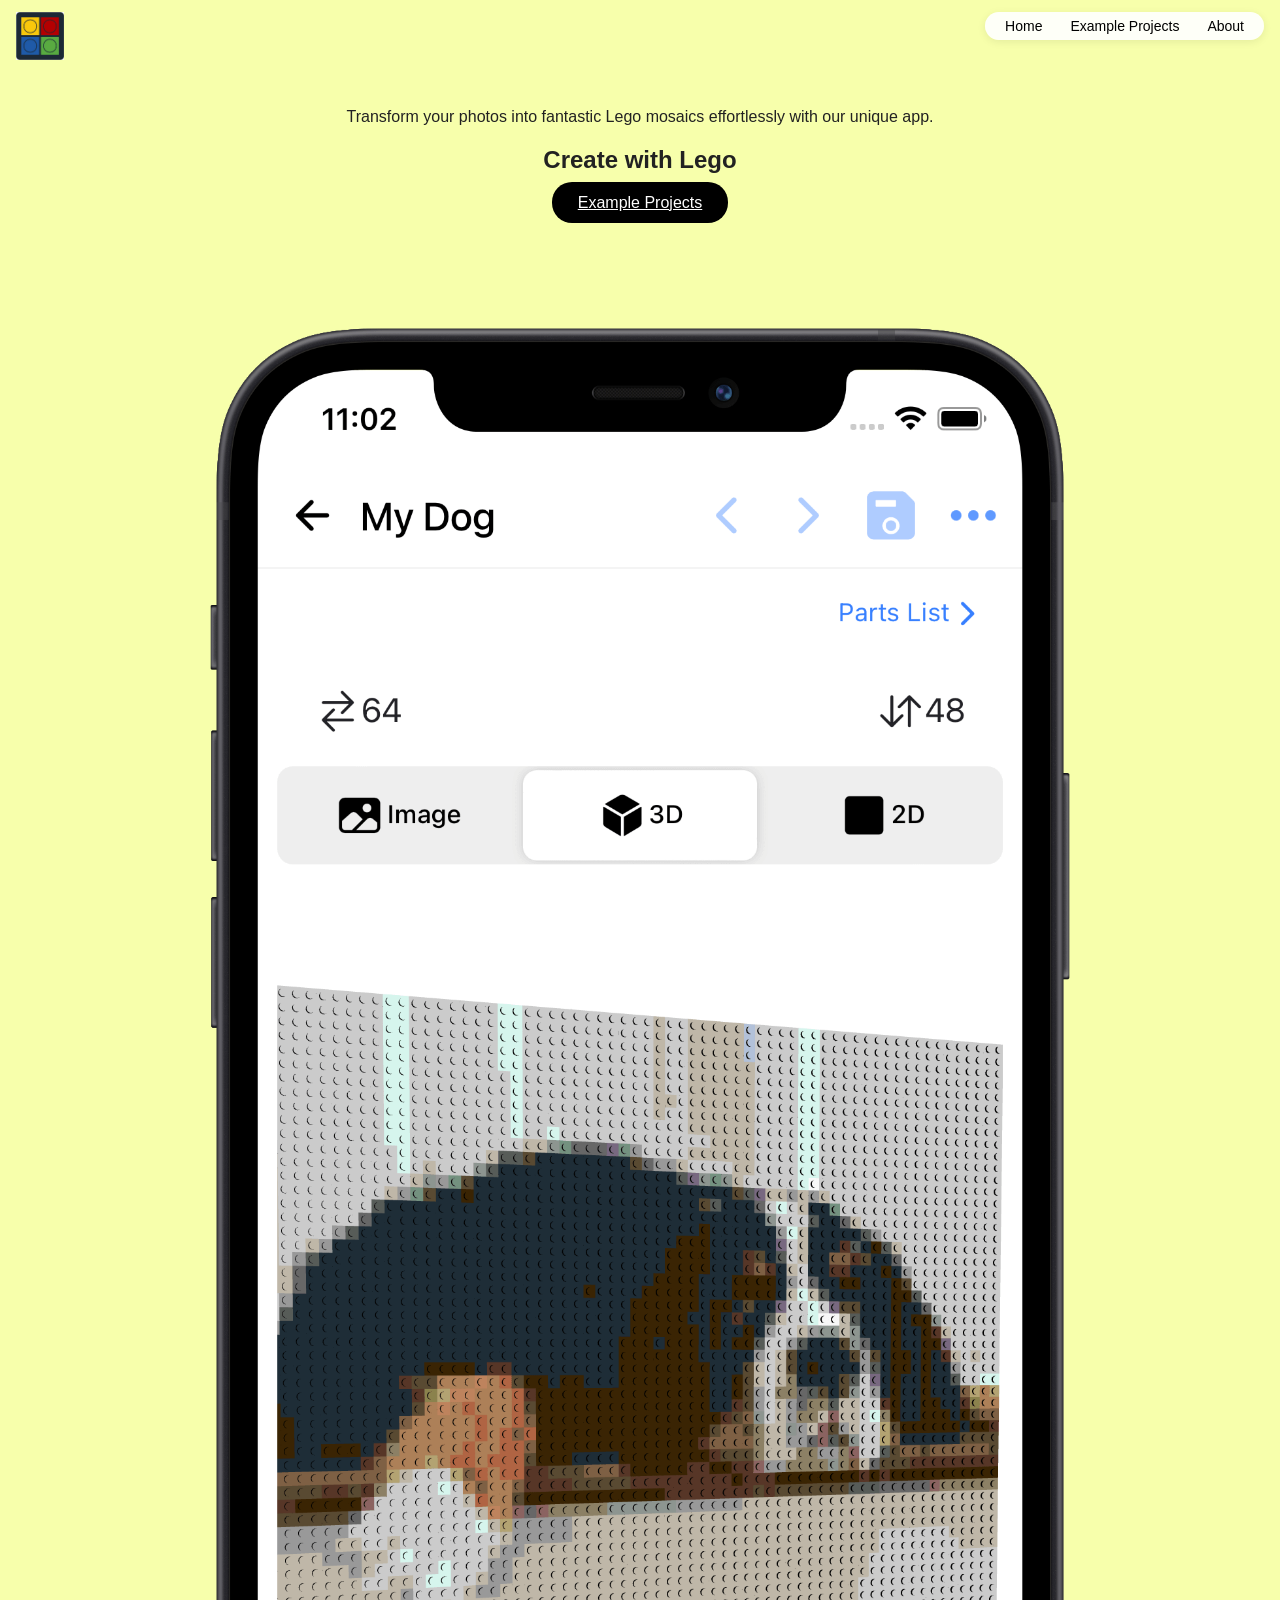
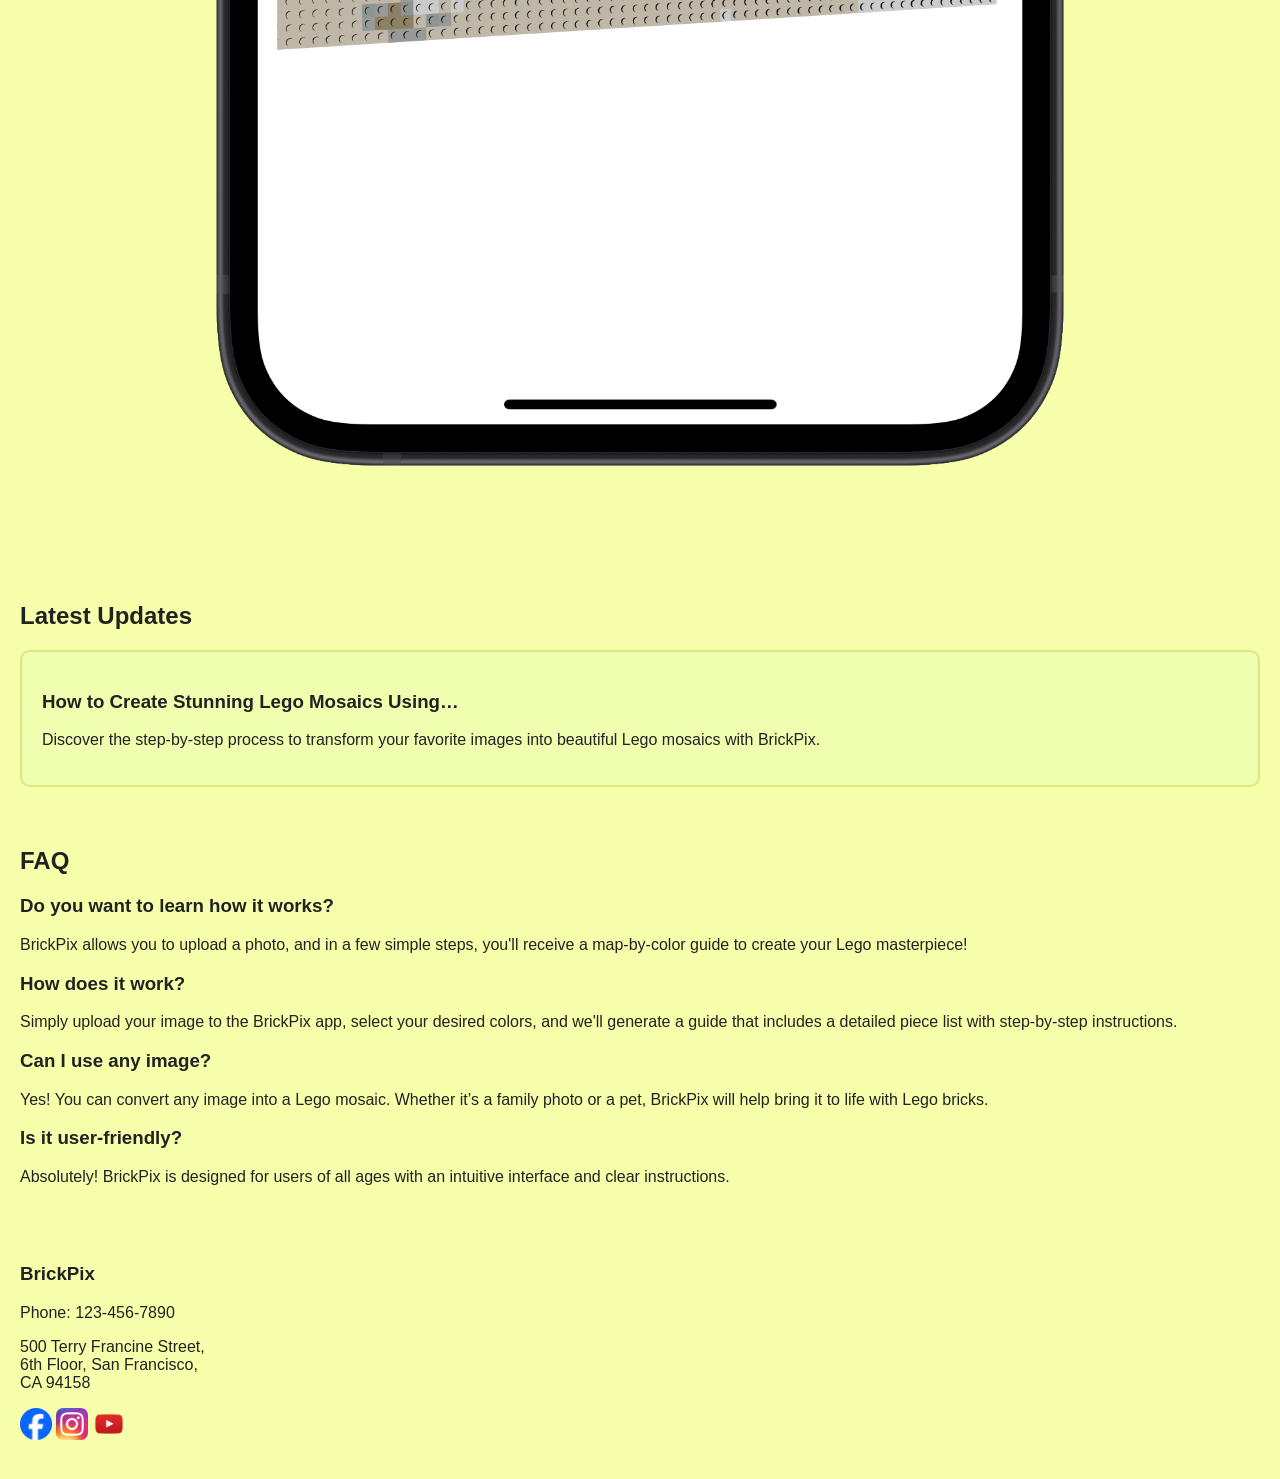
<file: index.html>
<!DOCTYPE html>
<html lang="en">

<head>
    <meta charset="UTF-8">
    <meta name="viewport" content="width=device-width, initial-scale=1.0">
    <title>BrickPix</title>
    <link rel="stylesheet" href="css/styles.css">

    <!-- header -->
    <header class="header">
        <div class="logo">
            <img src="images/logo.jpg" alt="BrickPix Logo">
        </div>
    </header>

</head>

<body>
    <!-- nav -->
    <nav class="site-nav" aria-label="Main navigation">
        <ul>
            <li><a href="index.html">Home</a></li>
            <li><a href="example-projects.html">Example Projects</a></li>
            <li><a href="about.html">About</a></li>
        </ul>
    </nav>
    <!-- hero section -->
    <section class="hero">
        <p class="subtitle">Transform your photos into fantastic Lego mosaics effortlessly with our unique app.</p>
        <h1>Create with Lego</h1>
        <a class="cta-btn" href="example-projects.html">Example Projects</a>
    </section>

    <!-- start image section -->
    <section class="start-image">
        <img src="images/brickpix-example.png" alt="BrickPix App Start">
    </section>

    <!-- latest updates section -->
    <section class="updates">
        <h2>Latest Updates</h2>

        <div class="update-card">
            <div class="card-content">
                <h3>How to Create Stunning Lego Mosaics Using…</h3>
                <p>Discover the step-by-step process to transform your favorite images into beautiful Lego mosaics with
                    BrickPix.</p>
            </div>
        </div>
    </section>

    <!-- faq -->
    <section class="faq">
        <h2>FAQ</h2>

        <div class="faq-item">
            <h3>Do you want to learn how it works?</h3>
            <p>BrickPix allows you to upload a photo, and in a few simple steps, you'll receive a map-by-color guide to
                create your Lego masterpiece!</p>
        </div>

        <div class="faq-item">
            <h3>How does it work?</h3>
            <p>Simply upload your image to the BrickPix app, select your desired colors, and we'll generate a guide that
                includes a detailed piece list with step-by-step instructions.</p>
        </div>

        <div class="faq-item">
            <h3>Can I use any image?</h3>
            <p>Yes! You can convert any image into a Lego mosaic. Whether it’s a family photo or a pet, BrickPix will
                help bring it to life with Lego bricks.</p>
        </div>

        <div class="faq-item">
            <h3>Is it user-friendly?</h3>
            <p>Absolutely! BrickPix is designed for users of all ages with an intuitive interface and clear
                instructions.</p>
        </div>
    </section>

</body>
<!-- footer -->
<footer class="footer">
    <h3>BrickPix</h3>
    <p>Phone: 123-456-7890</p>
    <p>500 Terry Francine Street,<br>6th Floor, San Francisco,<br>CA 94158</p>
    <div class="social-media">
        <!-- Links to each social media -->
        <a href="https://www.facebook.com/brickpixapp" target="_blank" rel="noopener" aria-label="Facebook"
            class="social-icon facebook-icon"></a>
        <a href="https://www.instagram.com/brickpixapp" target="_blank" rel="noopener" aria-label="Instagram"
            class="social-icon instagram-icon"></a>
        <a href="https://www.youtube.com/channel/UCyL6rM4bkjbkllDeZW1qzYA" target="_blank" rel="noopener"
            aria-label="YouTube" class="social-icon youtube-icon"></a>
    </div>
</footer>

</html>
</file>
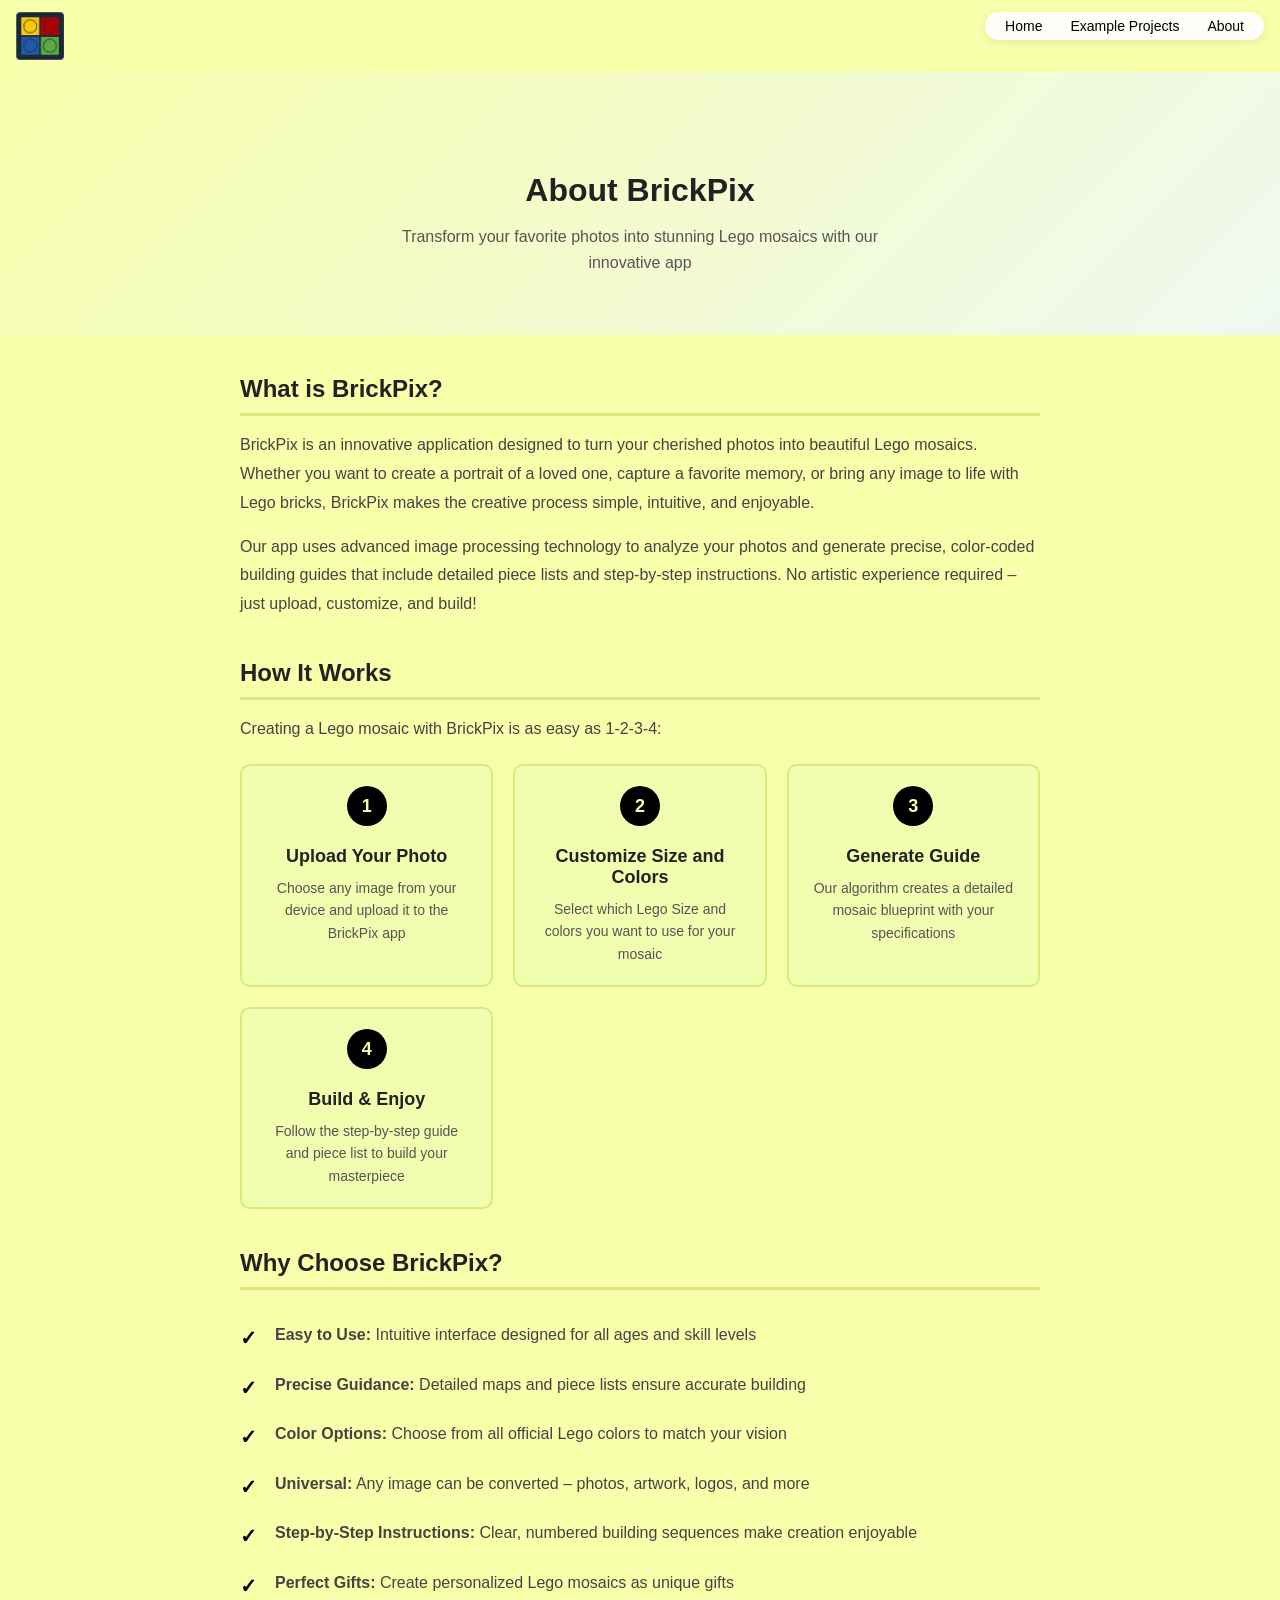
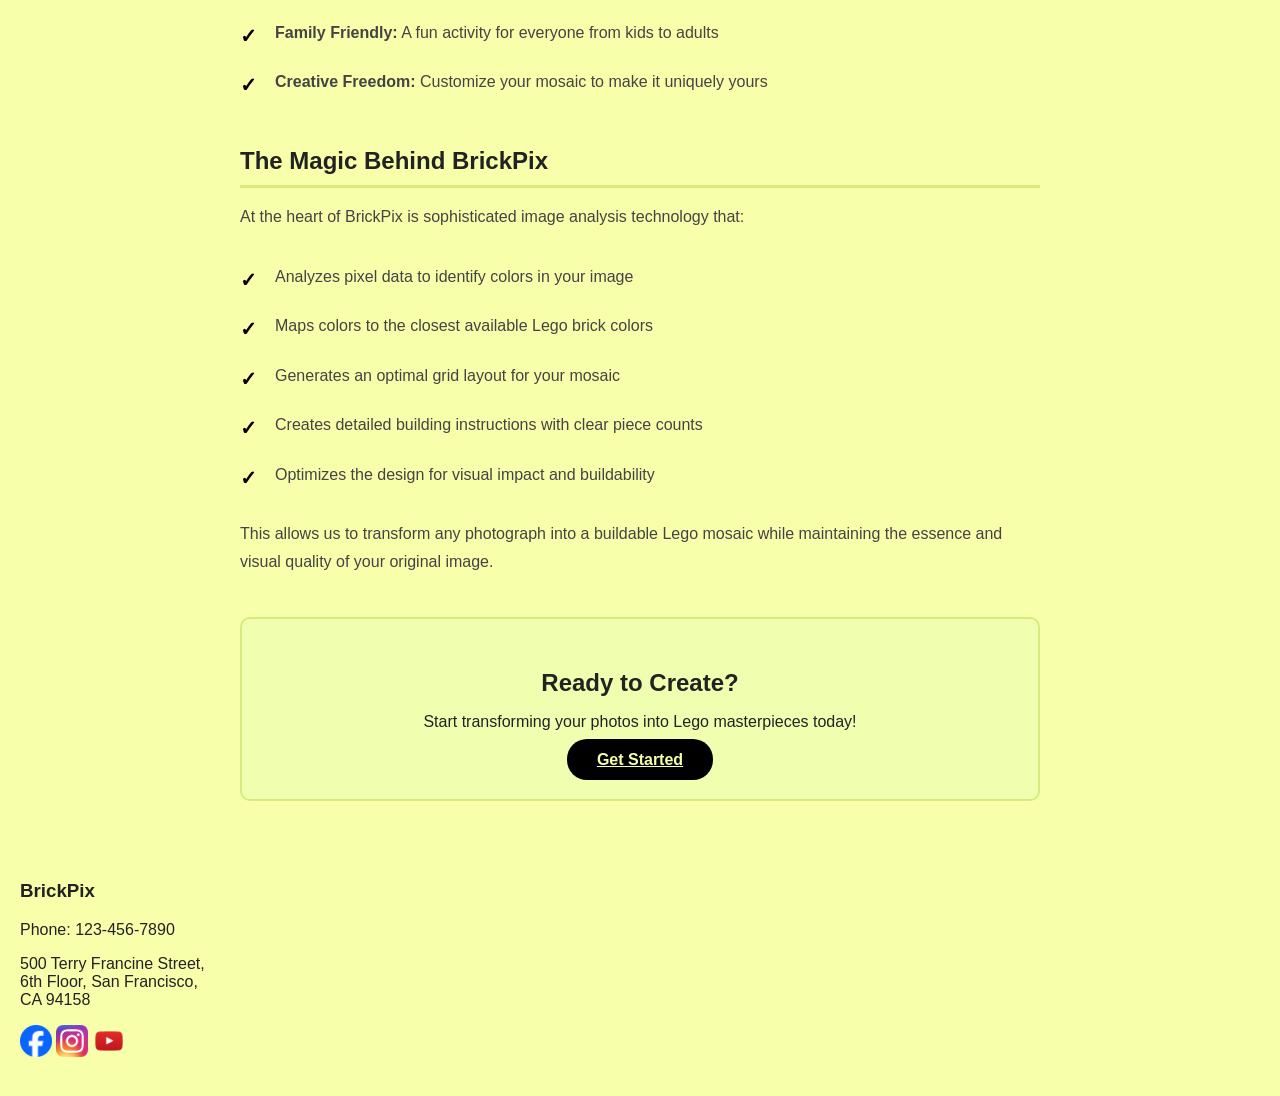
<file: about.html>
<!DOCTYPE html>
<html lang="en">

<head>
    <meta charset="UTF-8">
    <meta name="viewport" content="width=device-width, initial-scale=1.0">
    <title>About - BrickPix</title>
    <link rel="stylesheet" href="css/styles.css">

    <!-- Header with logo -->
    <header class="header">
        <div class="logo">
            <a href="index.html"><img src="images/logo.jpg" alt="BrickPix Logo"></a>
        </div>
    </header>

</head>

<body>
    <!-- Nav bar -->
    <nav class="site-nav" aria-label="Main navigation">
        <ul>
            <li><a href="index.html">Home</a></li>
            <li><a href="example-projects.html">Example Projects</a></li>
            <li><a href="about.html">About</a></li>
        </ul>
    </nav>

    <!-- about hero -->
    <section class="about-hero">
        <h1>About BrickPix</h1>
        <p>Transform your favorite photos into stunning Lego mosaics with our innovative app</p>
    </section>

    <!-- about content -->
    <main class="about-container about-content">

        <!-- What is BrickPix Section -->
        <section class="about-section">
            <h2>What is BrickPix?</h2>
            <p>
                BrickPix is an innovative application designed to turn your cherished photos into beautiful Lego
                mosaics.
                Whether you want to create a portrait of a loved one, capture a favorite memory, or bring any image to
                life
                with Lego bricks, BrickPix makes the creative process simple, intuitive, and enjoyable.
            </p>
            <p>
                Our app uses advanced image processing technology to analyze your photos and generate precise,
                color-coded
                building guides that include detailed piece lists and step-by-step instructions. No artistic experience
                required –
                just upload, customize, and build!
            </p>
        </section>

        <!-- How It Works Section -->
        <section class="about-section">
            <h2>How It Works</h2>
            <p>Creating a Lego mosaic with BrickPix is as easy as 1-2-3-4:</p>

            <div class="steps-container">
                <div class="step">
                    <div class="step-number">1</div>
                    <h3>Upload Your Photo</h3>
                    <p>Choose any image from your device and upload it to the BrickPix app</p>
                </div>

                <div class="step">
                    <div class="step-number">2</div>
                    <h3>Customize Size and Colors</h3>
                    <p>Select which Lego Size and colors you want to use for your mosaic</p>
                </div>

                <div class="step">
                    <div class="step-number">3</div>
                    <h3>Generate Guide</h3>
                    <p>Our algorithm creates a detailed mosaic blueprint with your specifications</p>
                </div>

                <div class="step">
                    <div class="step-number">4</div>
                    <h3>Build & Enjoy</h3>
                    <p>Follow the step-by-step guide and piece list to build your masterpiece</p>
                </div>
            </div>
        </section>

        <!-- Why Choose BrickPix? Section -->
        <section class="about-section">
            <h2>Why Choose BrickPix?</h2>
            <ul class="features-list">
                <li><strong>Easy to Use:</strong> Intuitive interface designed for all ages and skill levels</li>
                <li><strong>Precise Guidance:</strong> Detailed maps and piece lists ensure accurate building</li>
                <li><strong>Color Options:</strong> Choose from all official Lego colors to match your vision</li>
                <li><strong>Universal:</strong> Any image can be converted – photos, artwork, logos, and more</li>
                <li><strong>Step-by-Step Instructions:</strong> Clear, numbered building sequences make creation
                    enjoyable</li>
                <li><strong>Perfect Gifts:</strong> Create personalized Lego mosaics as unique gifts</li>
                <li><strong>Family Friendly:</strong> A fun activity for everyone from kids to adults</li>
                <li><strong>Creative Freedom:</strong> Customize your mosaic to make it uniquely yours</li>
            </ul>
        </section>

        <!-- The Magic Behind BrickPix Section -->
        <section class="about-section">
            <h2>The Magic Behind BrickPix</h2>
            <p>
                At the heart of BrickPix is sophisticated image analysis technology that:
            </p>
            <ul class="features-list">
                <li>Analyzes pixel data to identify colors in your image</li>
                <li>Maps colors to the closest available Lego brick colors</li>
                <li>Generates an optimal grid layout for your mosaic</li>
                <li>Creates detailed building instructions with clear piece counts</li>
                <li>Optimizes the design for visual impact and buildability</li>
            </ul>
            <p>
                This allows us to transform any photograph into a buildable Lego mosaic while maintaining the essence
                and visual quality of your original image.
            </p>
        </section>

        <!-- cta Section -->
        <section class="cta-section">
            <h2>Ready to Create?</h2>
            <p>Start transforming your photos into Lego masterpieces today!</p>
            <a href="index.html" class="cta-btn-about">Get Started</a>
        </section>

    </main>

</body>
<!-- FOOTER -->
<footer class="footer">
    <h3>BrickPix</h3>
    <p>Phone: 123-456-7890</p>
    <p>500 Terry Francine Street,<br>6th Floor, San Francisco,<br>CA 94158</p>
    <div class="social-media">
        <!-- Links to each social media -->
        <a href="https://www.facebook.com/brickpixapp" target="_blank" rel="noopener" aria-label="Facebook"
            class="social-icon facebook-icon"></a>
        <a href="https://www.instagram.com/brickpixapp" target="_blank" rel="noopener" aria-label="Instagram"
            class="social-icon instagram-icon"></a>
        <a href="https://www.youtube.com/channel/UCyL6rM4bkjbkllDeZW1qzYA" target="_blank" rel="noopener"
            aria-label="YouTube" class="social-icon youtube-icon"></a>
    </div>
</footer>

</html>
</file>
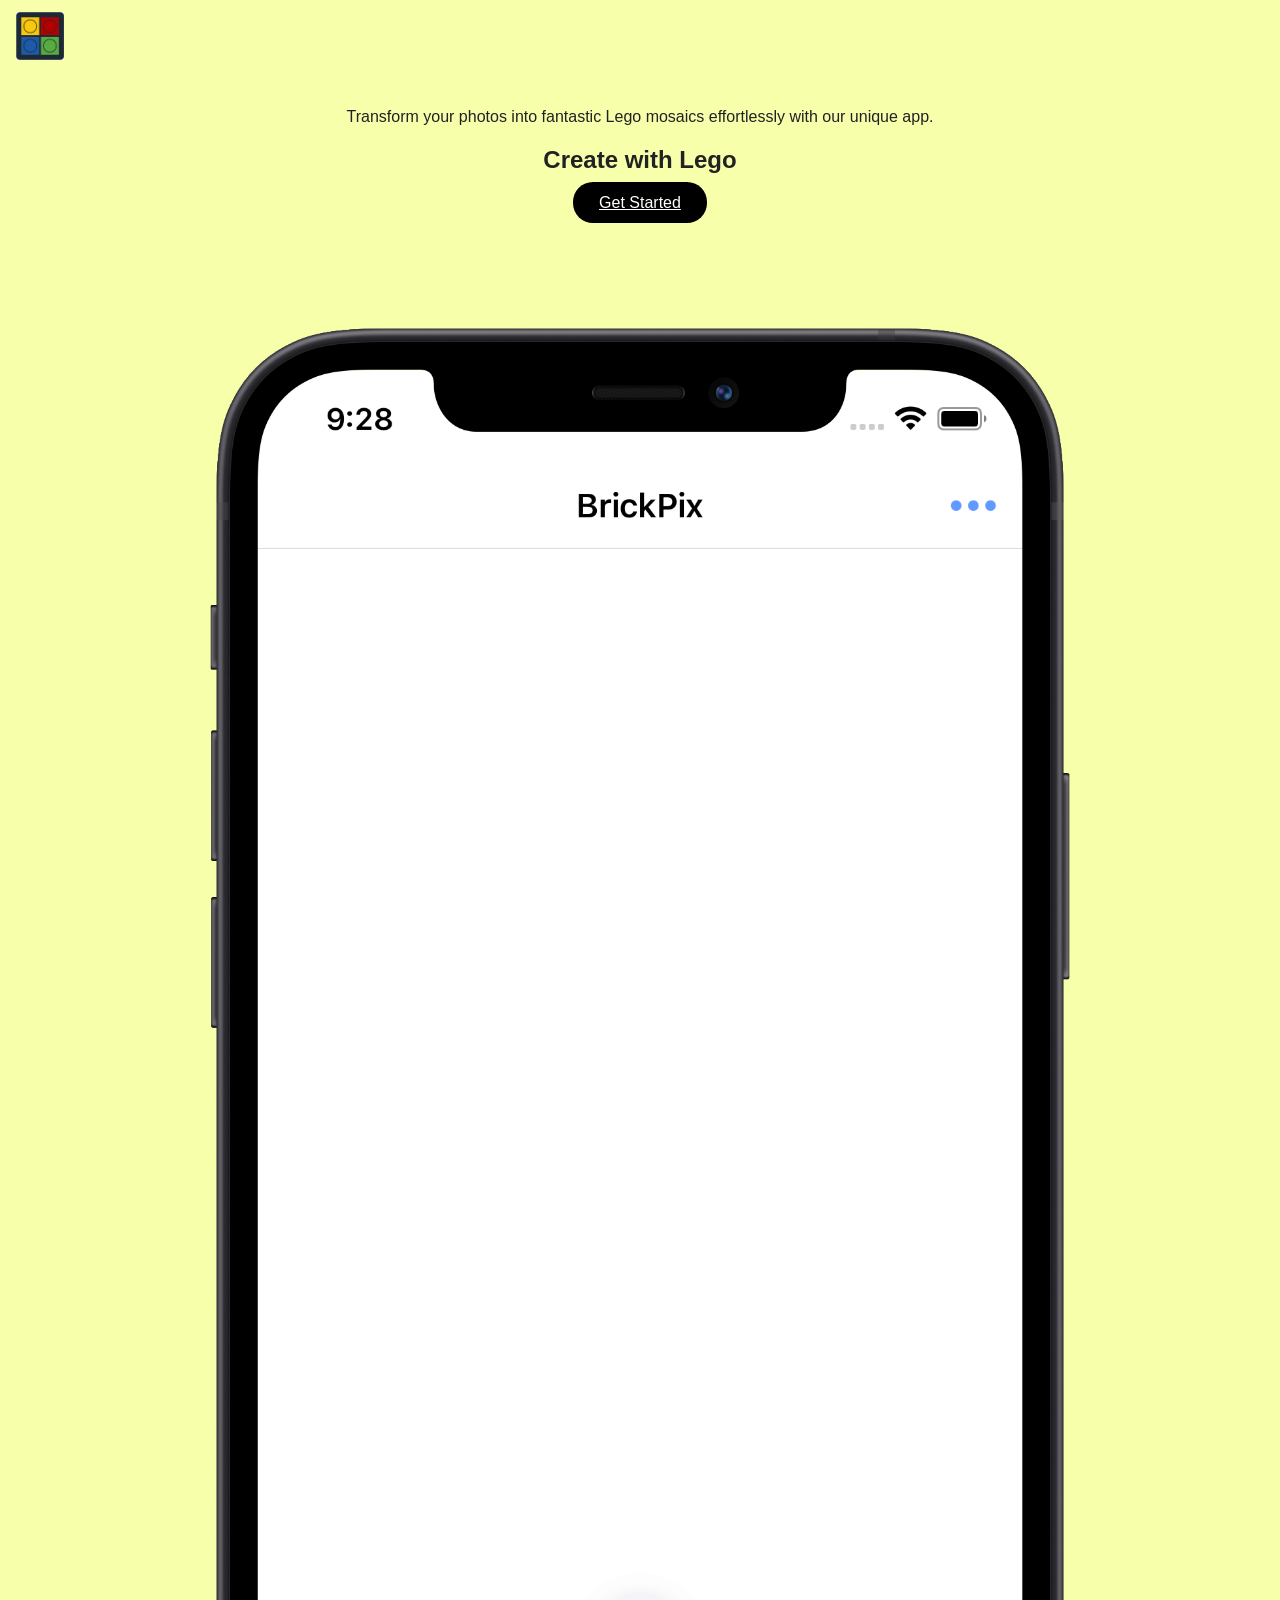
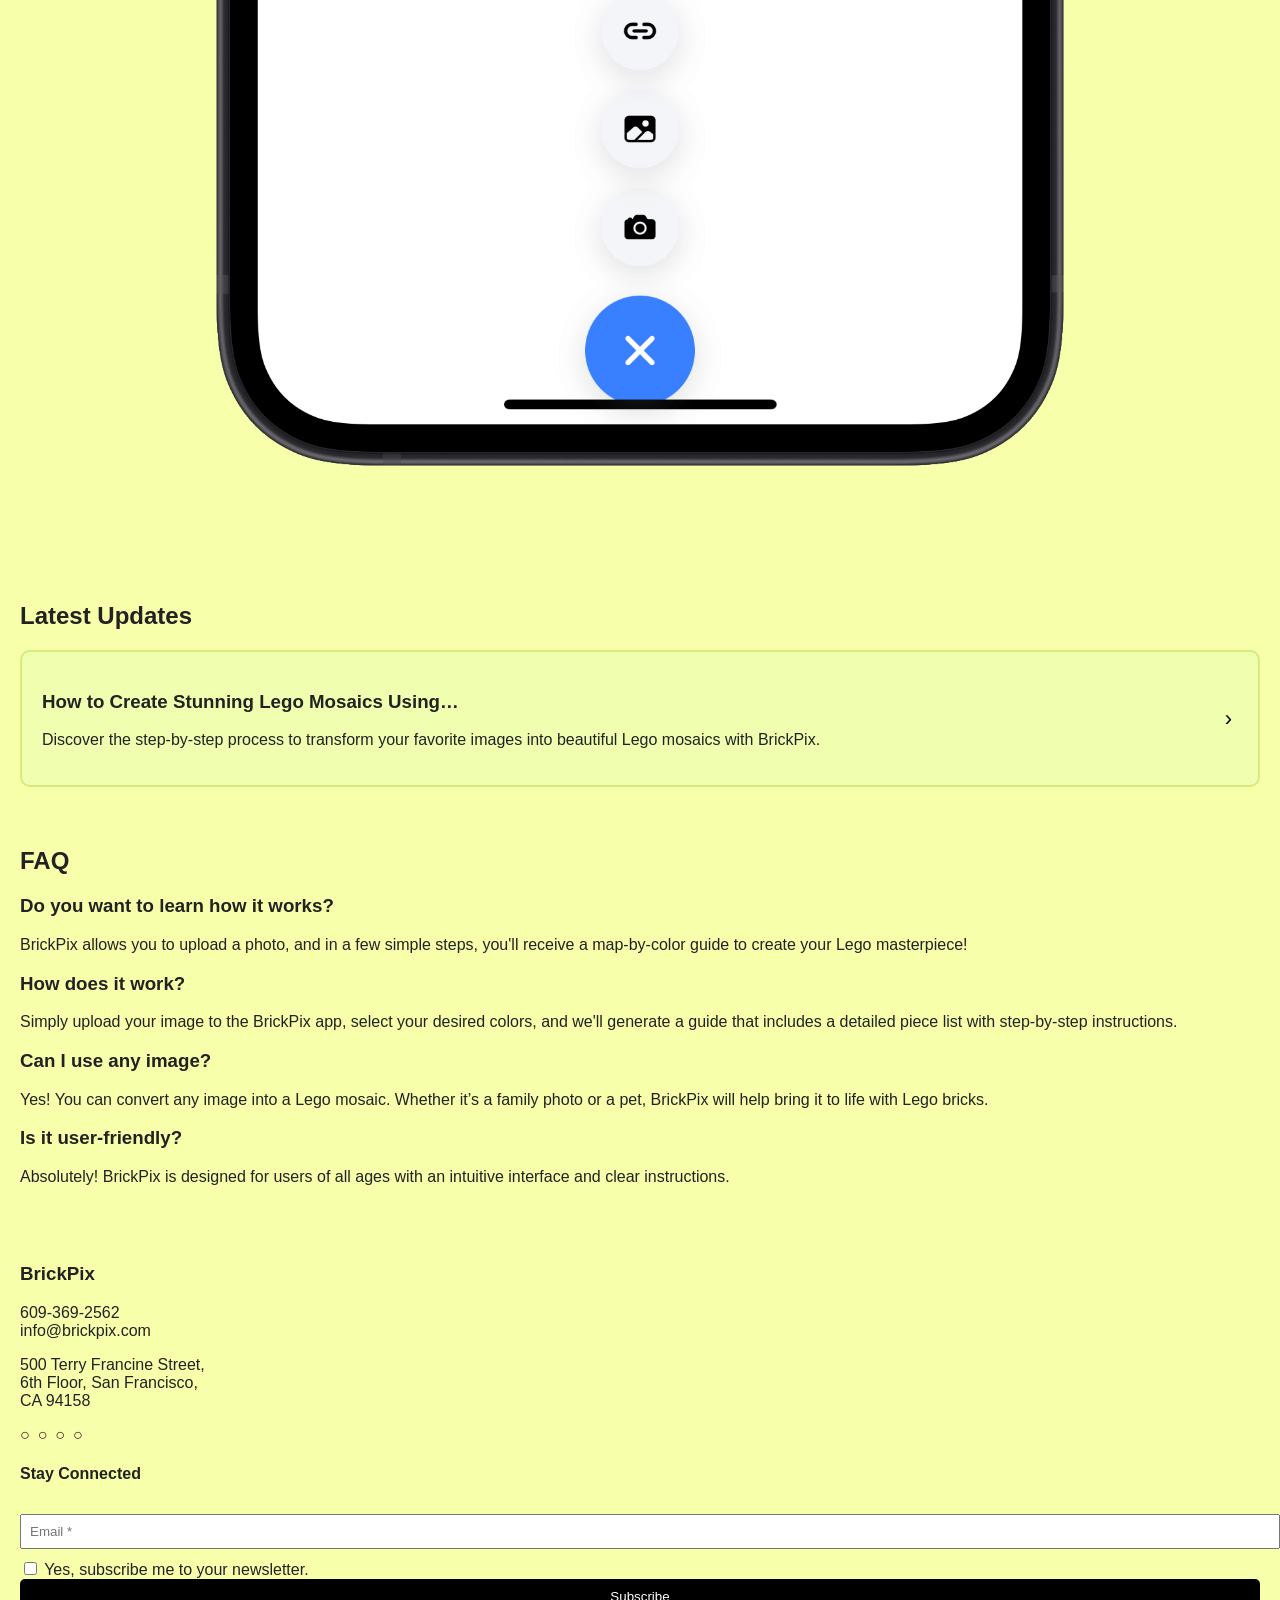
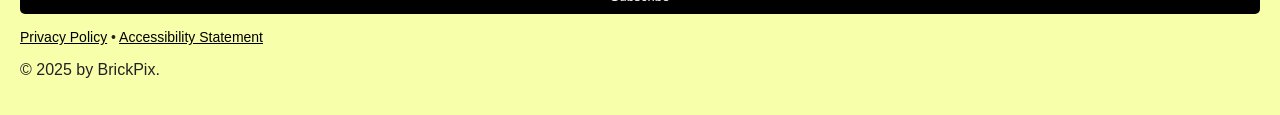
<file: Final 1.html>
<!DOCTYPE html>
<html lang="en">
<head>
    <meta charset="UTF-8">
    <meta name="viewport" content="width=device-width, initial-scale=1.0">
    <title>BrickPix</title>
    <link rel="stylesheet" href="Final BrickPix CSS.css">
</head>

<body>

<!-- HEADER -->
<header class="header">
    <div class="logo">
    <img src="logo.jpg" alt="BrickPix Logo">
    </div>
</header>

<!-- HERO SECTION -->
<section class="hero">
    <p class="subtitle">Transform your photos into fantastic Lego mosaics effortlessly with our unique app.</p>
    <h1>Create with Lego</h1>
    <a class="cta-btn" href="example-projects.html">Get Started</a>
</section>

<!-- START IMAGE SECTION -->
<section class="start-image">
    <img src="Brickpix start1.png" alt="BrickPix App Start">
</section>

<!-- LATEST UPDATES SECTION -->
<section class="updates">
    <h2>Latest Updates</h2>

    <div class="update-card">
        <div class="card-content">
            <h3>How to Create Stunning Lego Mosaics Using…</h3>
            <p>Discover the step-by-step process to transform your favorite images into beautiful Lego mosaics with BrickPix.</p>
        </div>
        <button class="card-arrow">›</button>
    </div>
</section>

<!-- FAQ -->
<section class="faq">
    <h2>FAQ</h2>
    
    <div class="faq-item">
        <h3>Do you want to learn how it works?</h3>
        <p>BrickPix allows you to upload a photo, and in a few simple steps, you'll receive a map-by-color guide to create your Lego masterpiece!</p>
    </div>

    <div class="faq-item">
        <h3>How does it work?</h3>
        <p>Simply upload your image to the BrickPix app, select your desired colors, and we'll generate a guide that includes a detailed piece list with step-by-step instructions.</p>
    </div>

    <div class="faq-item">
        <h3>Can I use any image?</h3>
        <p>Yes! You can convert any image into a Lego mosaic. Whether it’s a family photo or a pet, BrickPix will help bring it to life with Lego bricks.</p>
    </div>

    <div class="faq-item">
        <h3>Is it user-friendly?</h3>
        <p>Absolutely! BrickPix is designed for users of all ages with an intuitive interface and clear instructions.</p>
    </div>
</section>

<!-- FOOTER -->
<footer class="footer">
    <h3>BrickPix</h3>

    <p>609-369-2562<br>info@brickpix.com</p>

    <p>500 Terry Francine Street,<br>6th Floor, San Francisco,<br>CA 94158</p>

    <div class="social-icons">
        <span>○</span><span>○</span><span>○</span><span>○</span>
    </div>

    <div class="newsletter">
        <h4>Stay Connected</h4>
        <input type="email" placeholder="Email *">
        <label>
            <input type="checkbox"> Yes, subscribe me to your newsletter.
        </label>
        <button class="subscribe-btn">Subscribe</button>
    </div>

    <div class="footer-links">
        <a href="#">Privacy Policy</a> • 
        <a href="#">Accessibility Statement</a>
    </div>

    <p class="copyright">© 2025 by BrickPix.</p>
</footer>

</body>
</html>


<!--Side note I did not use AI for this project. I started writing the pages on a different ide (Intellij) and copied the code to the current reposetory
I did however use AI to help with certain things such as try out adding different menu items I since removed them since it ocovered material that is yet to be covered-->
</file>
<file: css/styles.css>
body {
    margin: 0;
    font-family: Arial, sans-serif;
    background: #f7ffab;
    color: #222;
}

/* HEADER */
.header {
    justify-content: space-between;
    align-items: center;
    padding: 12px 16px;
    background: #f7ffab;
    position: relative;
}

/* LOGO */
.logo img {
    height: 48px;
    width: auto;
    display: block;
}

/* PREVIEW */
.hero {
    text-align: center;
    padding: 20px 15px;
}

/* START IMAGE SECTION */
.start-image {
    text-align: center;
    padding: 20px 15px;
    background: #f7ffab;
}

.start-image img {
    max-width: 80%;
    height: auto;
    display: block;
    margin: 0 auto;
    border-radius: 10px;
}

.subtitle {
    margin-bottom: 10px;
}

.cta-btn {
    background: black;
    color: white;
    border: none;
    padding: 12px 26px;
    border-radius: 20px;
    cursor: pointer;
}

/* UPDATES */
.updates {
    padding: 20px;
}

.update-card {
    background: #f0ffaf;
    border: 2px solid #d7ea7b;
    padding: 20px;
    justify-content: space-between;
    border-radius: 10px;
}

.card-arrow {
    background: none;
    border: none;
    font-size: 22px;
}

/* FAQ */
.faq {
    padding: 20px;
}

.faq-item {
    margin-bottom: 18px;
}

/* FOOTER */
.footer {
    padding: 20px;
    background: #f7ffab;
}

.subscribe-btn {
    background: black;
    color: white;
    border: none;
    width: 100%;
    padding: 10px;
    border-radius: 5px;
}

.footer-links {
    margin: 15px 0;
    font-size: 14px;
}

.footer-links a {
    color: #000;
}

.about-container {
    max-width: 800px;
    margin: 0 auto;
}

.about-hero {
    text-align: center;
    padding: 100px 20px 40px;
    background: linear-gradient(135deg, #f7ffab 0%, #eff8f0 100%);
}

.about-hero h1 {
    font-size: 32px;
    margin: 0 0 15px 0;
    color: #222;
}

.about-hero p {
    font-size: 16px;
    color: #555;
    max-width: 500px;
    margin: 0 auto 20px;
    line-height: 1.6;
}

.about-content {
    padding: 40px 20px;
}

.about-section {
    margin-bottom: 40px;
}

.about-section h2 {
    font-size: 24px;
    margin: 0 0 15px 0;
    color: #222;
    border-bottom: 3px solid #d7ea7b;
    padding-bottom: 10px;
}

.about-section p {
    font-size: 16px;
    line-height: 1.8;
    color: #444;
    margin: 0 0 15px 0;
}

.steps-container {
    display: grid;
    grid-template-columns: repeat(auto-fit, minmax(200px, 1fr));
    gap: 20px;
    margin: 20px 0;
}

.step {
    background: #f0ffaf;
    border: 2px solid #d7ea7b;
    border-radius: 10px;
    padding: 20px;
    text-align: center;
}

.step-number {
    display: inline-block;
    width: 40px;
    height: 40px;
    background: #000;
    color: #f7ffab;
    border-radius: 50%;
    line-height: 40px;
    font-weight: bold;
    font-size: 18px;
    margin-bottom: 10px;
}

.step h3 {
    font-size: 18px;
    margin: 10px 0;
    color: #222;
}

.step p {
    font-size: 14px;
    color: #555;
    margin: 0;
    line-height: 1.6;
}

.features-list {
    list-style: none;
    padding: 0;
    margin: 20px 0;
}

.features-list li {
    padding: 12px 0 12px 35px;
    position: relative;
    font-size: 16px;
    color: #444;
    line-height: 1.6;
}

.features-list li:before {
    content: "✓";
    position: absolute;
    left: 0;
    color: #000;
    font-weight: bold;
    font-size: 20px;
}

.cta-section {
    background: #f0ffaf;
    border: 2px solid #d7ea7b;
    border-radius: 10px;
    padding: 30px 20px;
    text-align: center;
    margin-top: 40px;
}

.cta-section h2 {
    border: none;
    margin-bottom: 15px;
}

.cta-section p {
    margin-bottom: 20px;
}

.cta-btn-about {
    background: #000;
    color: #f7ffab;
    border: none;
    padding: 12px 30px;
    border-radius: 20px;
    font-size: 16px;
    font-weight: bold;
    cursor: pointer;
    transition: all 0.3s ease;
}

.cta-btn-about:hover {
    background: #333;
    transform: scale(1.05);
}

.projects-container { 
    max-width:420px; 
    margin:0 auto; 
    background:#f6fda6; 
    padding:12px; 
}

.projects-header {  
    align-items:center; 
    justify-content:space-between; 
    margin-bottom:8px; 
}

.projects-header img { 
    height:36px; 
}

.projects-title { 
    font-size:20px; 
    font-weight:700; 
    margin:14px 0; 
}

.gallery { 
    gap:12px; 
    align-items:center; 
}

.project {
    background:#fff;
    padding:6px;
    border-radius:4px;
    overflow:hidden;
    width:100%;
    max-width:360px;
    box-sizing:border-box;
    box-shadow: 0 1px 3px rgba(0,0,0,0.08);
}
.project img { width:100%; height:auto; display:block; }

.projects-footer { margin-top:18px; font-size:14px; color:#222; }

/* SOCIAL MEDIA */
.social-media {
    gap: 15px;
    margin: 15px 0;
    justify-content: center;
}

.social-media a {
    display: inline-block;
    text-decoration: none;
}

.social-icon {
    width: 32px;
    height: 32px;
    display: block;
    background-size: contain;
    background-repeat: no-repeat;
    background-position: center;
}

.facebook-icon {
    background-image: url('../images/facebook.png');
}

.instagram-icon {
    background-image: url('../images/instagram.png');
}

.youtube-icon {
    background-image: url('../images/youtube.png');
}

/* SITE NAV */
.site-nav {
    /* I changed the position of the nav relative to the header */
    position: absolute;
    top: 12px;
    right: 16px;
    z-index: 1000;
    background: rgba(255,255,255,0.92);
    border-radius: 200px;
    padding: 6px 10px;
    box-shadow: 0 2px 8px rgba(0,0,0,0.08);
    align-items: center;
    font-size: 14px;
}
.site-nav ul {
    list-style: none;
    margin: 0;
    padding: 0;
    display: flex;
    gap: 8px;
}
.site-nav a {
    color: #000;
    text-decoration: none;
    padding: 6px 10px;
    border-radius: 200px;
}
</file>
<file: Final BrickPix CSS.css>
body {
    margin: 0;
    font-family: Arial, sans-serif;
    background: #f7ffab;
    color: #222;
}

/* HEADER */
.header {
    display: flex;
    justify-content: space-between;
    align-items: center;
    padding: 12px 16px;
    background: #f7ffab;
}

/* LOGO */
.logo img {
    height: 48px;
    width: auto;
    display: block;
}



/* PREVIEW */
.hero {
    text-align: center;
    padding: 20px 15px;
}

/* START IMAGE SECTION */
.start-image {
    text-align: center;
    padding: 20px 15px;
    background: #f7ffab;
}

.start-image img {
    max-width: 80%;
    height: auto;
    display: block;
    margin: 0 auto;
    border-radius: 10px;
}

.subtitle {
    margin-bottom: 10px;
}

.cta-btn {
    background: black;
    color: white;
    border: none;
    padding: 12px 26px;
    border-radius: 20px;
    cursor: pointer;
}

/* PREVIEW */
.preview {
    margin-top: 20px;
    text-align: center;
}

.preview-text {
    margin-bottom: 10px;
    color: #444;
}

.phone-preview img {
    width: 140px;
}

/* Gallery / project images */
.project img {
    width: 100%;
    height: auto;
    display: block;
    border-radius: 6px;
}

/* Make preview images responsive */
.phone-preview img {
    max-width: 180px;
    width: 100%;
    height: auto;
}

/* UPDATES */
.updates {
    padding: 20px;
}

.update-card {
    background: #f0ffaf;
    border: 2px solid #d7ea7b;
    padding: 20px;
    display: flex;
    justify-content: space-between;
    border-radius: 10px;
}

.card-arrow {
    background: none;
    border: none;
    font-size: 22px;
}

/* MAGIC SECTION */
.magic {
    padding: 20px;
}

.magic-img {
    width: 100%;
    border-radius: 10px;
    margin: 15px 0;
}

.learn-btn {
    background: black;
    color: white;
    padding: 10px 20px;
    border-radius: 20px;
    border: none;
}

/* FAQ */
.faq {
    padding: 20px;
}

.faq-item {
    margin-bottom: 18px;
}

/* FOOTER */
.footer {
    padding: 20px;
    background: #f7ffab;
}

.social-icons span {
    margin-right: 8px;
}

.newsletter input[type="email"] {
    width: 100%;
    padding: 8px;
    margin: 10px 0;
}

.subscribe-btn {
    background: black;
    color: white;
    border: none;
    width: 100%;
    padding: 10px;
    border-radius: 5px;
}

.footer-links {
    margin: 15px 0;
    font-size: 14px;
}

.footer-links a {
    color: #000;
}

/* ------------------------------------------------------------------ */
/* About page styles (moved from inline <style> in about.html)        */
/* ------------------------------------------------------------------ */

.about-container {
    max-width: 800px;
    margin: 0 auto;
}

.about-hero {
    text-align: center;
    padding: 100px 20px 40px;
    background: linear-gradient(135deg, #f7ffab 0%, #eff8f0 100%);
}

.about-hero h1 {
    font-size: 32px;
    margin: 0 0 15px 0;
    color: #222;
}

.about-hero p {
    font-size: 16px;
    color: #555;
    max-width: 500px;
    margin: 0 auto 20px;
    line-height: 1.6;
}

.about-content {
    padding: 40px 20px;
}

.about-section {
    margin-bottom: 40px;
}

.about-section h2 {
    font-size: 24px;
    margin: 0 0 15px 0;
    color: #222;
    border-bottom: 3px solid #d7ea7b;
    padding-bottom: 10px;
}

.about-section p {
    font-size: 16px;
    line-height: 1.8;
    color: #444;
    margin: 0 0 15px 0;
}

.steps-container {
    display: grid;
    grid-template-columns: repeat(auto-fit, minmax(200px, 1fr));
    gap: 20px;
    margin: 20px 0;
}

.step {
    background: #f0ffaf;
    border: 2px solid #d7ea7b;
    border-radius: 10px;
    padding: 20px;
    text-align: center;
}

.step-number {
    display: inline-block;
    width: 40px;
    height: 40px;
    background: #000;
    color: #f7ffab;
    border-radius: 50%;
    line-height: 40px;
    font-weight: bold;
    font-size: 18px;
    margin-bottom: 10px;
}

.step h3 {
    font-size: 18px;
    margin: 10px 0;
    color: #222;
}

.step p {
    font-size: 14px;
    color: #555;
    margin: 0;
    line-height: 1.6;
}

.features-list {
    list-style: none;
    padding: 0;
    margin: 20px 0;
}

.features-list li {
    padding: 12px 0 12px 35px;
    position: relative;
    font-size: 16px;
    color: #444;
    line-height: 1.6;
}

.features-list li:before {
    content: "✓";
    position: absolute;
    left: 0;
    color: #000;
    font-weight: bold;
    font-size: 20px;
}

.cta-section {
    background: #f0ffaf;
    border: 2px solid #d7ea7b;
    border-radius: 10px;
    padding: 30px 20px;
    text-align: center;
    margin-top: 40px;
}

.cta-section h2 {
    border: none;
    margin-bottom: 15px;
}

.cta-section p {
    margin-bottom: 20px;
}

.cta-btn-about {
    background: #000;
    color: #f7ffab;
    border: none;
    padding: 12px 30px;
    border-radius: 20px;
    font-size: 16px;
    font-weight: bold;
    cursor: pointer;
    transition: all 0.3s ease;
}

.cta-btn-about:hover {
    background: #333;
    transform: scale(1.05);
}

.about-footer {
    padding: 40px 20px;
    background: #f7ffab;
    border-top: 2px solid #d7ea7b;
    text-align: center;
    font-size: 14px;
    color: #666;
}

@media (max-width: 600px) {
    .about-hero {
        padding: 80px 15px 30px;
    }

    .about-hero h1 {
        font-size: 24px;
    }

    .about-content {
        padding: 30px 15px;
    }

    .steps-container {
        grid-template-columns: 1fr;
    }
}

/* ------------------------------------------------------------------ */
/* Example projects page styles (moved from inline <style> in example-projects.html) */
/* ------------------------------------------------------------------ */

.projects-container { max-width:420px; margin:0 auto; background:#f6fda6; padding:12px; }
.projects-header { display:flex; align-items:center; justify-content:space-between; margin-bottom:8px; }
.projects-header img { height:36px; }
.projects-title { font-size:20px; font-weight:700; margin:14px 0; }

.gallery { display:flex; flex-direction:column; gap:12px; align-items:center; }
.project {
    background:#fff;
    padding:6px;
    border-radius:4px;
    overflow:hidden;
    width:100%;
    max-width:360px;
    box-sizing:border-box;
    box-shadow: 0 1px 3px rgba(0,0,0,0.08);
}
.project img { width:100%; height:auto; display:block; }

.projects-footer { margin-top:18px; font-size:14px; color:#222; }

@media(max-width:420px){
    .projects-container{ padding:10px; }
    .project { max-width:320px; }
}

@media(min-width:700px){ .projects-container{ max-width:720px; } }
</file>
